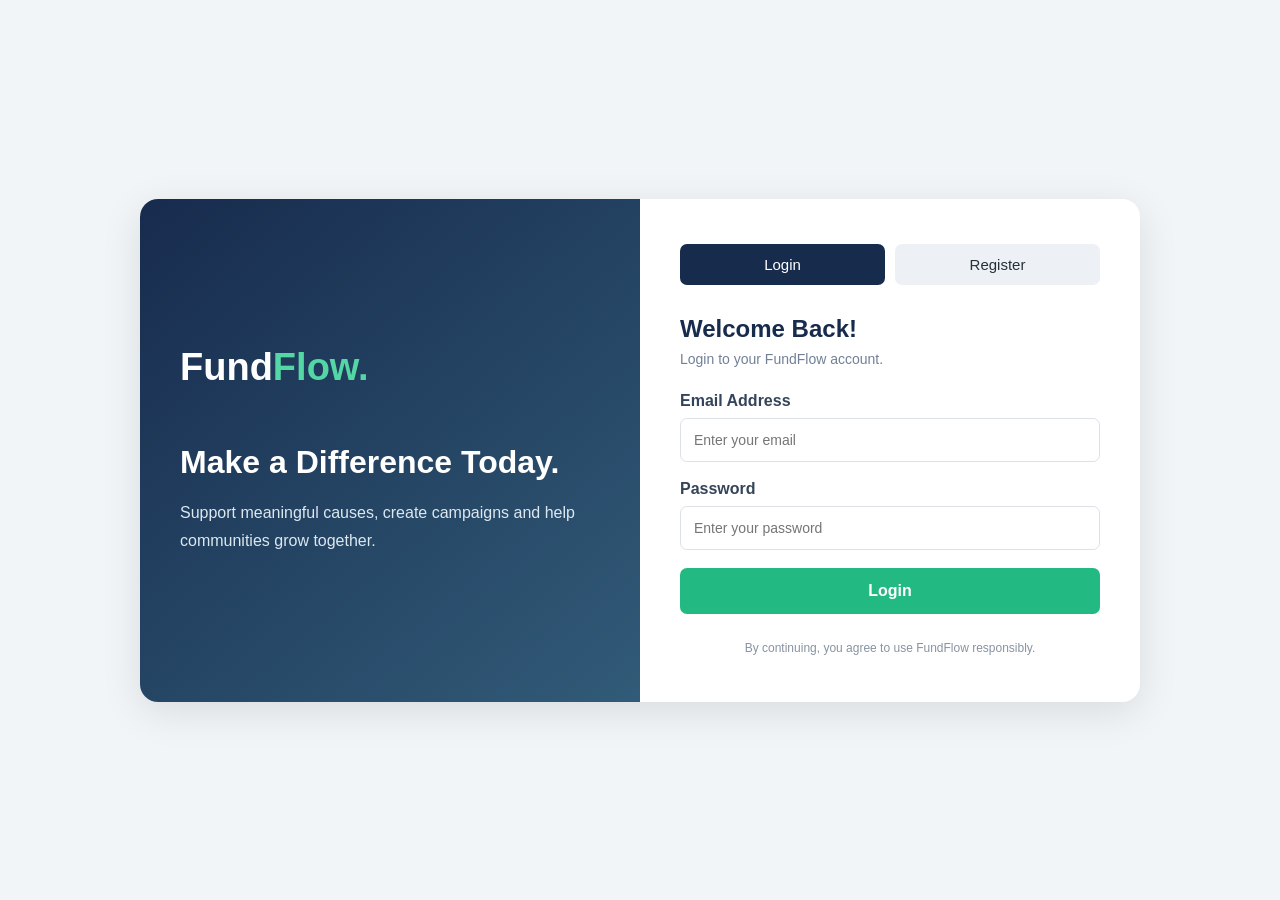
<file: auth.html>
<!DOCTYPE html>
<html lang="en">
<head>
    <meta charset="UTF-8">
    <meta name="viewport" content="width=device-width, initial-scale=1.0">
    <title>FundFlow | Login</title>
    <link rel="stylesheet" href="/auth.css">
</head>
<body>

<div class="auth-container">

    <div class="auth-brand">
        <h1>Fund<span>Flow.</span></h1>
        <h2>Make a Difference Today.</h2>
        <p>Support meaningful causes, create campaigns and
           help communities grow together.</p>
    </div>

    <div class="auth-card">

        <div class="auth-tabs">
            <button type="button" id="loginTab" class="active">
                Login
            </button>

            <button type="button" id="registerTab">
                Register
            </button>
        </div>

        <!-- LOGIN FORM -->
        <form id="loginForm">
            <h2>Welcome Back!</h2>
            <p class="subtitle">Login to your FundFlow account.</p>

            <label>Email Address</label>
            <input
                type="email"
                id="loginEmail"
                placeholder="Enter your email"
                required
            >

            <label>Password</label>
            <input
                type="password"
                id="loginPassword"
                placeholder="Enter your password"
                required
            >

            <button type="submit" class="auth-submit">
                Login
            </button>

            <p id="loginMessage" class="auth-message"></p>
        </form>

        <!-- REGISTRATION FORM -->
        <form id="registerForm" hidden>
            <h2>Create Account</h2>
            <p class="subtitle">Join the FundFlow community.</p>

            <label>Full Name</label>
            <input
                type="text"
                id="registerName"
                placeholder="Enter your full name"
                required
                minlength="2"
            >

            <label>Email Address</label>
            <input
                type="email"
                id="registerEmail"
                placeholder="Enter your email"
                required
            >

            <label>Password</label>
            <input
                type="password"
                id="registerPassword"
                placeholder="Create a password"
                required
                minlength="8"
            >

            <label>Confirm Password</label>
            <input
                type="password"
                id="confirmPassword"
                placeholder="Confirm your password"
                required
                minlength="8"
            >

            <button type="submit" class="auth-submit">
                Create Account
            </button>

            <p id="registerMessage" class="auth-message"></p>
        </form>

        <p class="auth-footer">
            By continuing, you agree to use FundFlow responsibly.
        </p>

    </div>
</div>

<script src="/auth.js"></script>
</body>
</html>
</file>
<file: auth.css>
* {
    margin: 0;
    padding: 0;
    box-sizing: border-box;
    font-family: 'Segoe UI', Arial, sans-serif;
}

body {
    min-height: 100vh;
    background: #f2f5f8;
    display: flex;
    justify-content: center;
    align-items: center;
    padding: 25px;
}

.auth-container {
    width: 100%;
    max-width: 1000px;
    display: grid;
    grid-template-columns: 1fr 1fr;
    background: white;
    border-radius: 18px;
    overflow: hidden;
    box-shadow: 0 10px 40px rgba(0,0,0,0.1);
}

.auth-brand {
    background: linear-gradient(140deg, #172b4d, #315b78);
    color: white;
    padding: 65px 40px;
    display: flex;
    flex-direction: column;
    justify-content: center;
}

.auth-brand h1 {
    font-size: 38px;
    margin-bottom: 55px;
}

.auth-brand h1 span {
    color: #55d6a5;
}

.auth-brand h2 {
    font-size: 32px;
    margin-bottom: 18px;
}

.auth-brand p {
    color: #dce8f0;
    line-height: 1.7;
}

.auth-card {
    padding: 45px 40px;
}

.auth-tabs {
    display: flex;
    gap: 10px;
    margin-bottom: 30px;
}

.auth-tabs button {
    flex: 1;
    padding: 12px;
    border: none;
    background: #edf1f5;
    color: #263238;
    border-radius: 7px;
    font-size: 15px;
    cursor: pointer;
}

.auth-tabs button.active {
    background: #172b4d;
    color: white;
}

.auth-card h2 {
    color: #172b4d;
    margin-bottom: 8px;
}

.subtitle {
    color: #718096;
    margin-bottom: 25px;
    font-size: 14px;
}

.auth-card label {
    display: block;
    margin-bottom: 8px;
    font-weight: 600;
    color: #34445a;
}

.auth-card input {
    width: 100%;
    padding: 13px;
    border: 1px solid #dce1e8;
    border-radius: 7px;
    margin-bottom: 18px;
    font-size: 14px;
}

.auth-card input:focus {
    outline: none;
    border-color: #22b982;
}

.auth-submit {
    width: 100%;
    padding: 14px;
    border: none;
    border-radius: 7px;
    background: #22b982;
    color: white;
    font-size: 16px;
    font-weight: bold;
    cursor: pointer;
}

.auth-submit:hover {
    background: #15966d;
}

.auth-message {
    text-align: center;
    margin-top: 15px;
    font-size: 14px;
}

.auth-footer {
    text-align: center;
    color: #8793a2;
    font-size: 12px;
    margin-top: 25px;
    line-height: 1.5;
}

@media (max-width: 700px) {
    .auth-container {
        grid-template-columns: 1fr;
    }

    .auth-brand {
        padding: 30px;
    }

    .auth-brand h1 {
        margin-bottom: 20px;
    }

    .auth-brand h2 {
        font-size: 24px;
    }

    .auth-card {
        padding: 30px 22px;
    }
}
</file>
